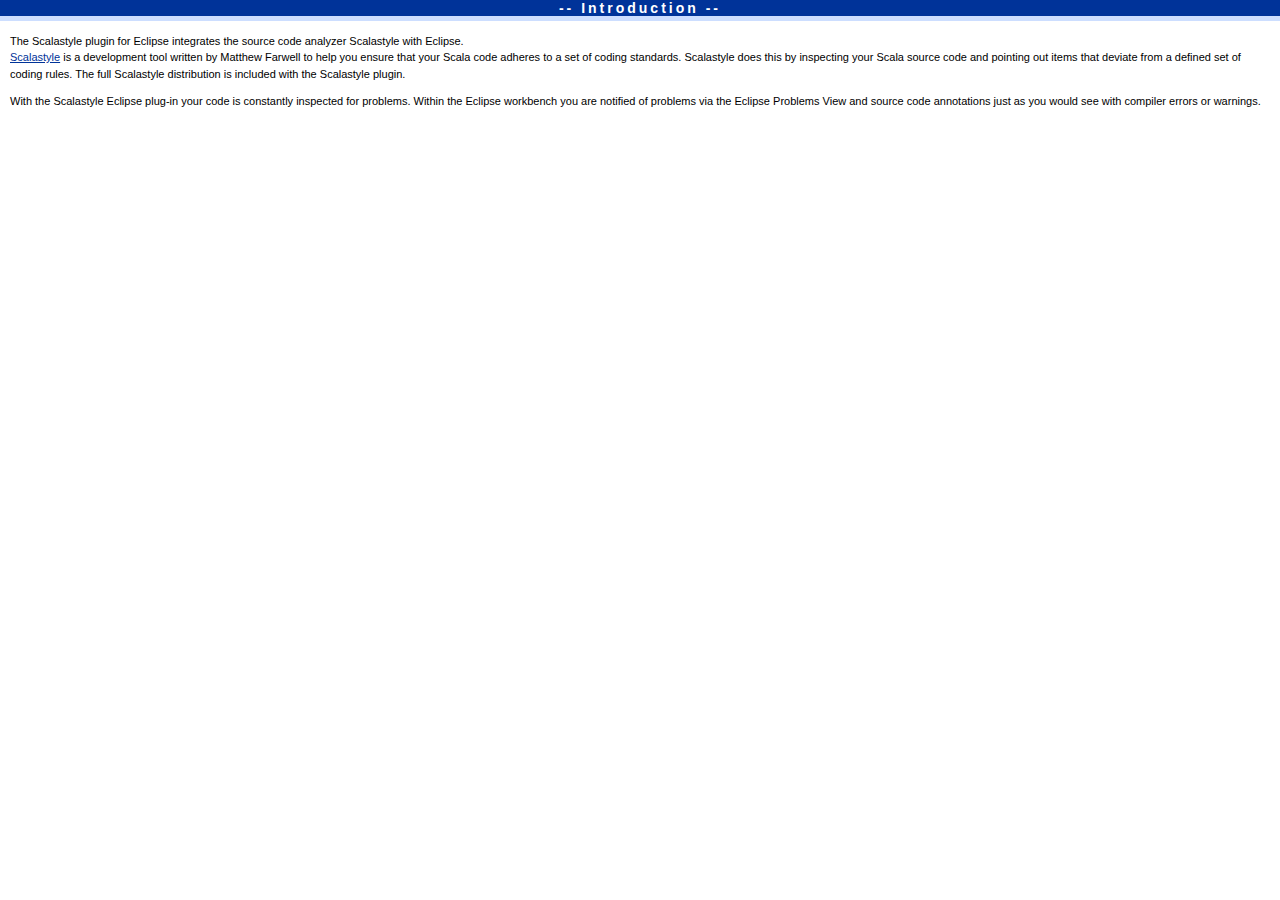
<file: org.scalastyle.scalastyleplugin.core/doc/index.html>
<?xml version="1.0" encoding="UTF-8"?>

<!DOCTYPE html PUBLIC "-//W3C//DTD XHTML 1.1//EN" "xhtml11-flat.dtd">
<html xmlns="http://www.w3.org/1999/xhtml">
    <head>
        <meta http-equiv="CONTENT-TYPE" content="text/html; charset=UTF-8"/>
        <meta name="section" content="main"/>
        <link type="text/css" href="style.css" rel="stylesheet"/>
        <title>The Scalastyle plugin for Eclipse</title>
    </head>
    <body>
        <h2>-- Introduction --</h2>
        <p> The Scalastyle plugin for Eclipse integrates the source code analyzer Scalastyle with Eclipse.<br/>
            <a href="https://github.com/scalastyle/scalastyle">Scalastyle</a> is a development tool
            written by Matthew Farwell to help you ensure that your Scala code adheres to a set of coding
            standards. Scalastyle does this by inspecting your Scala source code and pointing out
            items that deviate from a defined set of coding rules. The full Scalastyle distribution
            is included with the Scalastyle plugin.</p>
        <p>With the Scalastyle Eclipse plug-in your code is constantly inspected for problems.
            Within the Eclipse workbench you are notified of problems via the Eclipse Problems View
            and source code annotations just as you would see with compiler errors or warnings.</p>
    </body>
</html>
</file>
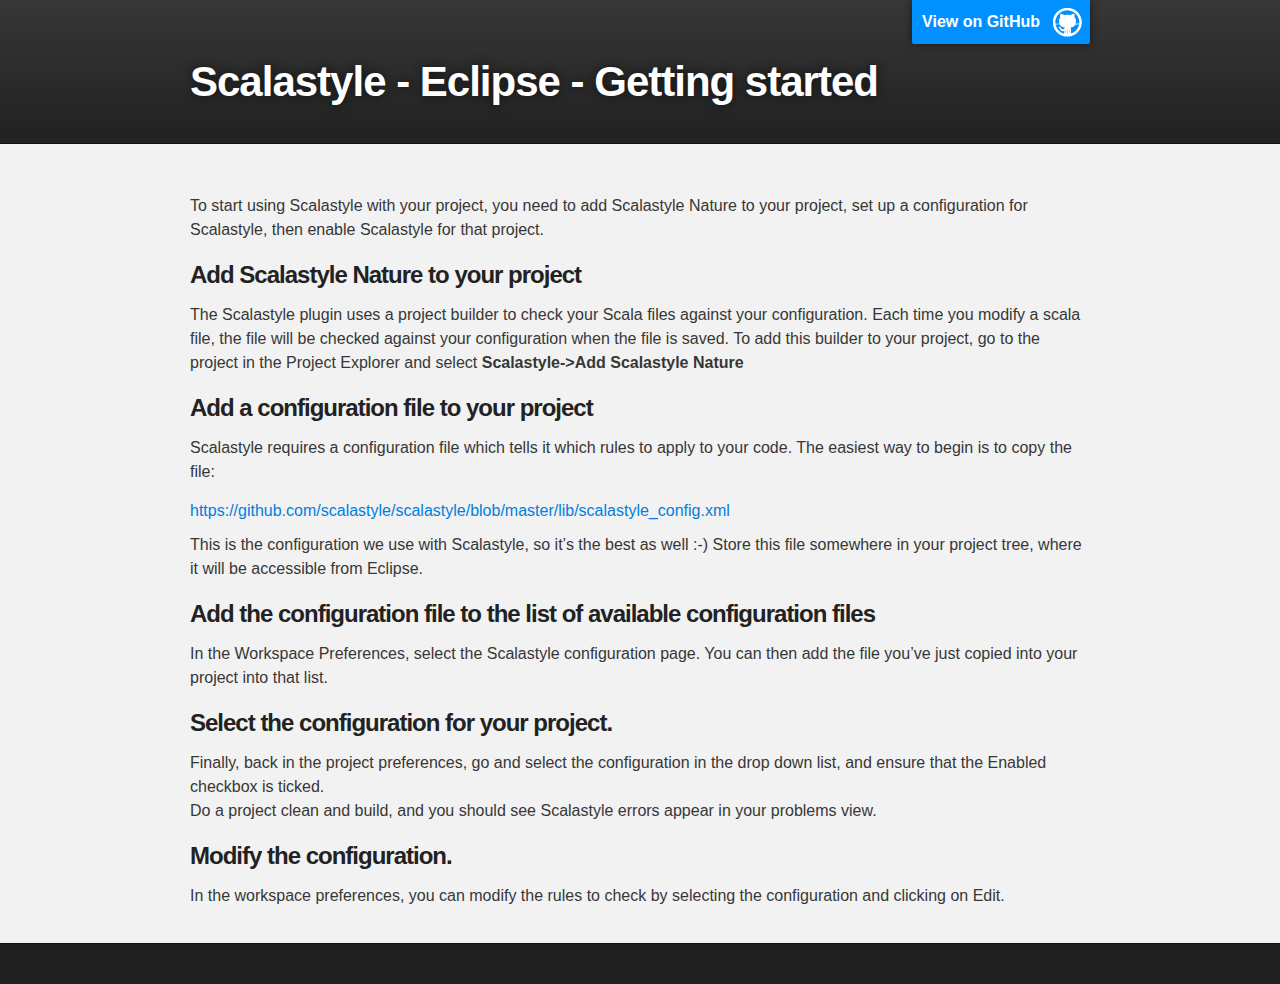
<file: org.scalastyle.scalastyleplugin.core/doc/eclipse-getting_started.html>
<!DOCTYPE html>
<html>

  <head>
    <meta charset='utf-8' />
    <meta http-equiv="X-UA-Compatible" content="chrome=1" />
    <meta name="description" content="Scalastyle - Eclipse - Getting started" />
    <link rel="stylesheet" type="text/css" media="screen" href="stylesheets/stylesheet.css">

    <title>Scalastyle - Eclipse - Getting started</title>
  </head>

  <body>

    <!-- HEADER -->
    <div id="header_wrap" class="outer">
        <header class="inner">
          <a id="forkme_banner" href="https://github.com/scalastyle">View on GitHub</a>

          <h1 id="project_title">Scalastyle - Eclipse - Getting started</h1>

        </header>
    </div>

    <!-- MAIN CONTENT -->
    <div id="main_content_wrap" class="outer">
      <section id="main_content" class="inner">
	<p>To start using Scalastyle with your project, you need to add Scalastyle Nature to your project, set up a configuration for Scalastyle, then enable Scalastyle for that project.</p>

<h3 id='add_scalastyle_nature_to_your_project'>Add Scalastyle Nature to your project</h3>

<p>The Scalastyle plugin uses a project builder to check your Scala files against your configuration. Each time you modify a scala file, the file will be checked against your configuration when the file is saved. To add this builder to your project, go to the project in the Project Explorer and select <strong>Scalastyle-&gt;Add Scalastyle Nature</strong></p>

<h3 id='add_a_configuration_file_to_your_project'>Add a configuration file to your project</h3>

<p>Scalastyle requires a configuration file which tells it which rules to apply to your code. The easiest way to begin is to copy the file:</p>
<a href='https://github.com/scalastyle/scalastyle/blob/master/lib/scalastyle_config.xml'>https://github.com/scalastyle/scalastyle/blob/master/lib/scalastyle_config.xml</a>
<p>This is the configuration we use with Scalastyle, so it&#8217;s the best as well :-) Store this file somewhere in your project tree, where it will be accessible from Eclipse.</p>

<h3 id='add_the_configuration_file_to_the_list_of_available_configuration_files'>Add the configuration file to the list of available configuration files</h3>

<p>In the Workspace Preferences, select the Scalastyle configuration page. You can then add the file you&#8217;ve just copied into your project into that list.</p>

<h3 id='select_the_configuration_for_your_project'>Select the configuration for your project.</h3>

<p>Finally, back in the project preferences, go and select the configuration in the drop down list, and ensure that the Enabled checkbox is ticked. <br />Do a project clean and build, and you should see Scalastyle errors appear in your problems view.</p>

<h3 id='modify_the_configuration'>Modify the configuration.</h3>

<p>In the workspace preferences, you can modify the rules to check by selecting the configuration and clicking on Edit.</p>
      </section>
    </div>

    <!-- FOOTER  -->
    <div id="footer_wrap" class="outer">
      <footer class="inner">
      </footer>
    </div>
  </body>
</html>
</file>
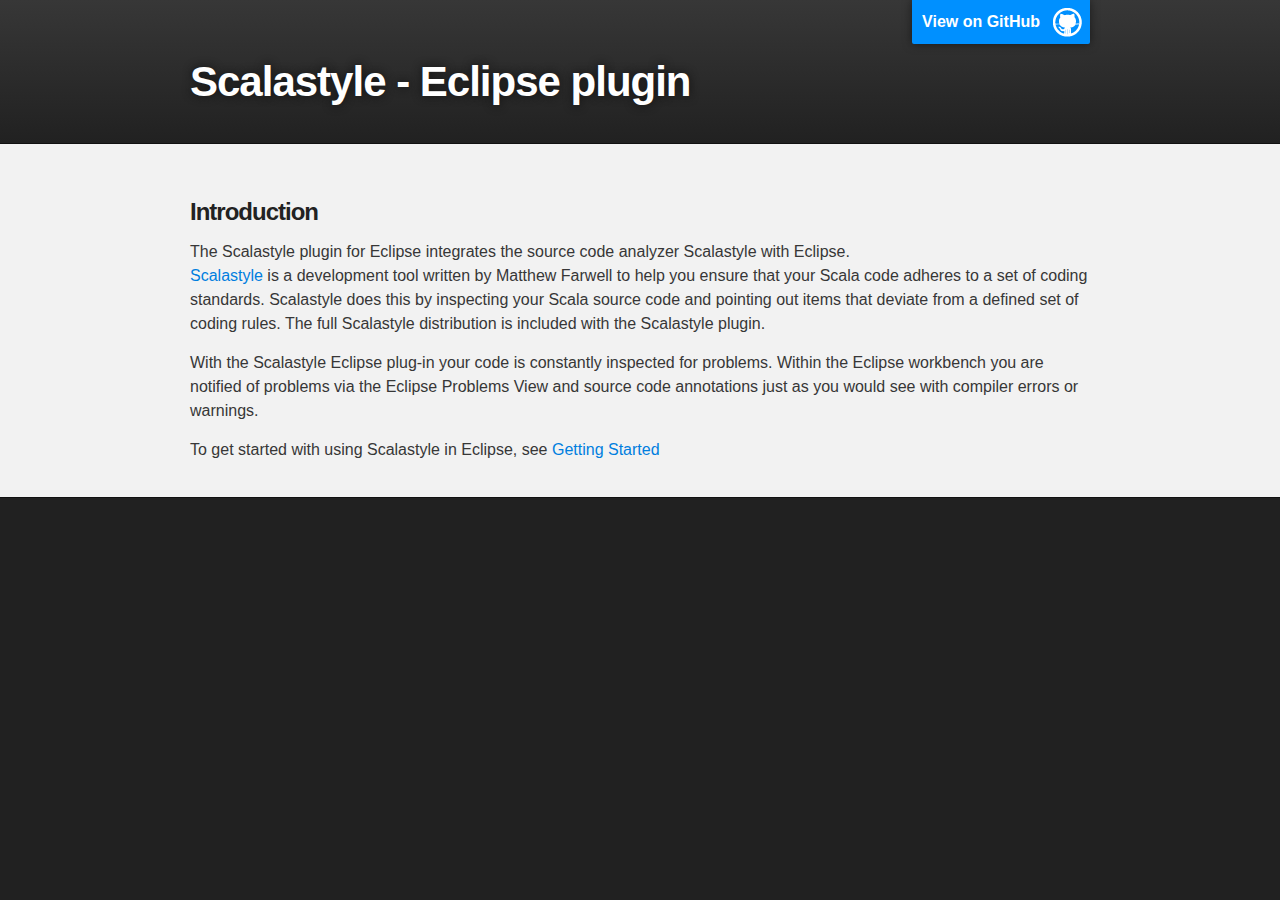
<file: org.scalastyle.scalastyleplugin.core/doc/eclipse-index.html>
<!DOCTYPE html>
<html>

  <head>
    <meta charset='utf-8' />
    <meta http-equiv="X-UA-Compatible" content="chrome=1" />
    <meta name="description" content="Scalastyle - Eclipse plugin" />
    <link rel="stylesheet" type="text/css" media="screen" href="stylesheets/stylesheet.css">

    <title>Scalastyle - Eclipse plugin</title>
  </head>

  <body>

    <!-- HEADER -->
    <div id="header_wrap" class="outer">
        <header class="inner">
          <a id="forkme_banner" href="https://github.com/scalastyle">View on GitHub</a>

          <h1 id="project_title">Scalastyle - Eclipse plugin</h1>

        </header>
    </div>

    <!-- MAIN CONTENT -->
    <div id="main_content_wrap" class="outer">
      <section id="main_content" class="inner">
	<h3 id='introduction'>Introduction</h3>

<p>The Scalastyle plugin for Eclipse integrates the source code analyzer Scalastyle with Eclipse. <br /> <a href='http://www.scalastyle.org'>Scalastyle</a> is a development tool written by Matthew Farwell to help you ensure that your Scala code adheres to a set of coding standards. Scalastyle does this by inspecting your Scala source code and pointing out items that deviate from a defined set of coding rules. The full Scalastyle distribution is included with the Scalastyle plugin.</p>

<p>With the Scalastyle Eclipse plug-in your code is constantly inspected for problems. Within the Eclipse workbench you are notified of problems via the Eclipse Problems View and source code annotations just as you would see with compiler errors or warnings.</p>

<p>To get started with using Scalastyle in Eclipse, see <a href='eclipse-getting_started.html'>Getting Started</a></p>
      </section>
    </div>

    <!-- FOOTER  -->
    <div id="footer_wrap" class="outer">
      <footer class="inner">
      </footer>
    </div>
  </body>
</html>
</file>
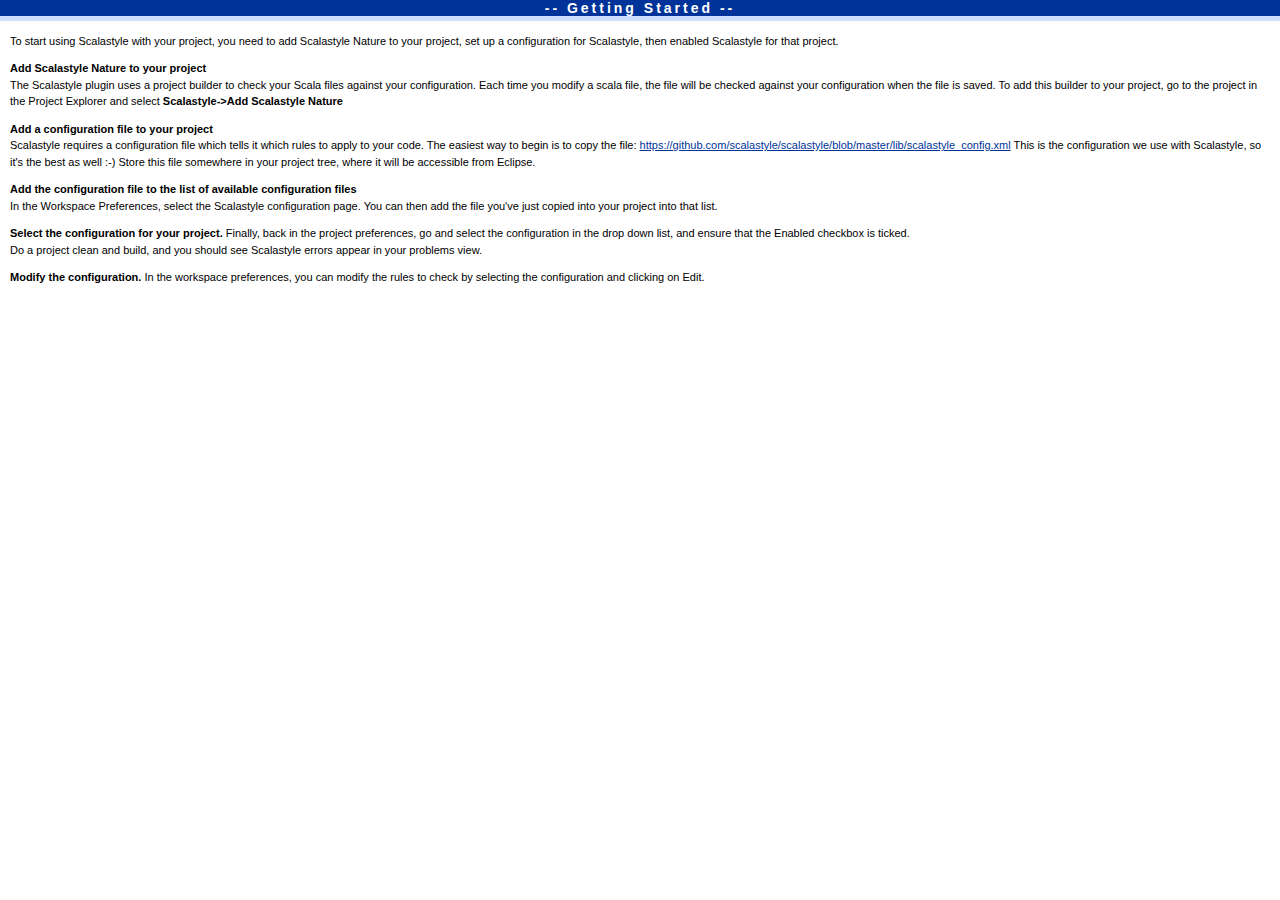
<file: org.scalastyle.scalastyleplugin.core/doc/getting_started.html>
<?xml version="1.0" encoding="UTF-8"?>

<!DOCTYPE html PUBLIC "-//W3C//DTD XHTML 1.1//EN" "xhtml11-flat.dtd">
<html xmlns="http://www.w3.org/1999/xhtml">
    <head>
        <meta http-equiv="CONTENT-TYPE" content="text/html; charset=UTF-8"/>
        <meta name="section" content="docs-basic"/>
        <link type="text/css" href="style.css" rel="stylesheet"/>
        <title>Getting Started</title>
    </head>
    <body>
        <h2>-- Getting Started --</h2>
        <p>To start using Scalastyle with your project, you need to add Scalastyle Nature to your project, set up a configuration for Scalastyle,
		then enabled Scalastyle for that project.</p>
        <p><b>Add Scalastyle Nature to your project<br/>
            </b>The Scalastyle plugin uses a project builder to check your Scala files against your configuration.
			Each time you modify a scala file, the file will be checked against your configuration when the file is saved.
			To add this builder to your project, go to the project in the Project Explorer and select <b>Scalastyle->Add Scalastyle Nature</b>
			</p>
        <p><b>Add a configuration file to your project<br/>
            </b>Scalastyle requires a configuration file which tells it which rules to apply to your code. The easiest way to begin is to copy the file:
			
			<a href="https://github.com/scalastyle/scalastyle/blob/master/lib/scalastyle_config.xml">https://github.com/scalastyle/scalastyle/blob/master/lib/scalastyle_config.xml</a>
			
			This is the configuration we use with Scalastyle, so it's the best as well :-) Store this file somewhere in your project tree, where it will be accessible from Eclipse.
			</p>
        <p><b>Add the configuration file to the list of available configuration files<br/>
            </b>In the Workspace Preferences, select the Scalastyle configuration page. You can then add the file you've just copied into your project into that list.
			</p>
        <p><b>Select the configuration for your project.</b>
		Finally, back in the project preferences, go and select the configuration in the drop down list, and ensure that the Enabled checkbox is ticked.
		<br/>Do a project clean and build, and you should see Scalastyle errors appear in your problems view.
			</p>
        <p><b>Modify the configuration.</b>
		In the workspace preferences, you can modify the rules to check by selecting the configuration and clicking on Edit.</p>
    </body>
</html>
</file>
<file: org.scalastyle.scalastyleplugin.core/doc/style.css>
/* Page styles */
html {
	height: 100%;
	width: 100%;
}

body {
	border: 0px;
	margin: 0px;
	padding: 0px;
	height: 100%;
	width: 100%;
	color: #000000;
	background-color: #ffffff;
	font-family: verdana, "trebuchet MS", helvetica, sans-serif;
}

/* Header styles */
h2{
	color: #FFFFFF;
	background-color: #003399;
	text-align: center;
	font-size: 14px;
	margin-top: 0px;
	border-bottom: 5px solid #cddeff;
	letter-spacing: 3px;
}

h3 {
	font-size: 12px;
	margin-left: 10px;
	text-decoration: none;
	color: #000000;
	background-color: #ffffff;
}

h4 {
	font-size: 11px;
	margin-left: 10px;
}


/* Text block styles */
p {
	margin-left: 10px;
	margin-right: 10px;
	line-height: 1.5;
	font-size: 11px;
}

table, ul, ol {
	line-height: 1.5;
	font-size: 11px;
}

pre{
	margin-left: 10px;
	margin-right: 10px;
	font-family: "Courier New", Courier, monospace;
	font-size: 12px;
}

/* Styles for simple links */
a, a:hover {
	color:#003399;
	background-color: #FFFFFF;
	text-decoration: underline;
}

a:hover {
	color: #6699ff;
}

img{
	text-align:left;
	border:0px;
}

.imagelink, .imagelink:hover {
	text-decoration: none;
}


td{
	vertical-align: top;
}

.maintable{
	height: 100%;
	width: 100%;
	text-align: left;
	border: 0px;
}

.navsection {
	height: 100%;
	width: 230px;
	color: #003399;
	background-color: #cddeff;
	margin-top: -4px;
	text-align: left;
}

.navsection a {
	color:#003399;
	background-color: #cddeff;
}
.navsection a:hover {
	color: #6699ff;
	background-color: #cddeff;

}

.mainsection{
	width: 100%;
	height: 100%;
	border-left: 10px solid #cddeff;
	border-right: 10px solid #cddeff;
}

.header {
	border: 0px;
	width: 100%;
	color: #003399;
	background-color: #cddeff;
}
.header a {
	color:#003399;
	background-color: #cddeff;
}
.header a:hover {
	color: #6699ff;
	background-color: #cddeff;
}

.content {
	height: 100%; 
	border-left: 1px solid #003399;
	border-right: 1px solid #003399;
	padding-bottom:10px;
	color: #000000;
	background-color: #ffffff;
}

.footer, .footer a, .footer a:hover{
	color:#003399;
	background-color: #cddeff;
	text-decoration: none;
}

.copyright{
	color:#003399;
	background-color: #cddeff;
	font-family: "Courier New", Courier, monospace;
	font-size: 14px;
	vertical-align: middle;
	padding-left: 20px;
	border-top: 1px solid #003399;
	white-space: nowrap;
}

/* Styles used to color source code */
.code-lightblue, .code-blue, .code-green, .code-black, .code-purple {
	font-family: "Courier New", Courier, monospace;
	font-size: 14px;
	background-color: #FFFFFF;
}
.code-lightblue {
	color: #3f5fbf;
}
.code-blue{
	color: #000080;
}
.code-green{
	color: #008000;
}
.code-black{
	color: #000000;
}
.code-purple{
	color: #7f0055;
}

/* Styles for the navigational buttons */
.buttons {
	width: 230px;
	color: #000000;
	background-color: #FFFFFF; 
}

.buttons a, .buttons a:hover {
	color: #FFFFFF;
	background-color: #003399;
	padding: 2px 0px 2px 3px;
	display: block;
	border-left: 10px solid #6699FF;
	text-decoration: none;
	text-align: left;
	border-top: 1px solid #FFFFFF;
	font-size: 11px;
	white-space: nowrap;
}

.buttons a:hover {
	border-left: 10px solid #FFFFFF;
}

.buttons a img {
	margin-right: 3px;
}

.level2{
	text-indent: 0px;
}
.level2{
	text-indent: 20px;
}

.box {
	display: block;
	border: 1px solid #003399;
	margin-top: 5px;
	padding: 0px 3px 3px 3px;
	color: #000000;
	background-color: #FFFFFF;
}

.box h3{
	font-weight: bold;
	background-color: #003399;
	color: #FFFFFF;
	text-align: center;
	margin: 0px -3px 3px -3px;
	text-decoration:none;
	border-bottom: 3px solid #cddeff;
	font-size: 11px;
}

.box form{
	margin: 5px 0px 0px 0px;
}

.navsection-box {
	color: #000000;
	background-color: #cddeff; 
}

.donorcomment {
	font-family: verdana, arial, geneva, sans-serif; 
	font-size: 11px; 
	color: #000000;
	background-color: #FFFFFF; 
	font-style: italic; 
}

.releaselist {
	margin-top: 0px;
}

.releaselist a {
	white-space: nowrap;
}
</file>
<file: org.scalastyle.scalastyleplugin.core/doc/stylesheets/stylesheet.css>
/*******************************************************************************
Slate Theme for Github Pages
by Jason Costello, @jsncostello
*******************************************************************************/

@import url(pygment_trac.css);

/*******************************************************************************
MeyerWeb Reset
*******************************************************************************/

html, body, div, span, applet, object, iframe,
h1, h2, h3, h4, h5, h6, p, blockquote, pre,
a, abbr, acronym, address, big, cite, code,
del, dfn, em, img, ins, kbd, q, s, samp,
small, strike, strong, sub, sup, tt, var,
b, u, i, center,
dl, dt, dd, ol, ul, li,
fieldset, form, label, legend,
table, caption, tbody, tfoot, thead, tr, th, td,
article, aside, canvas, details, embed,
figure, figcaption, footer, header, hgroup,
menu, nav, output, ruby, section, summary,
time, mark, audio, video {
  margin: 0;
  padding: 0;
  border: 0;
  font: inherit;
  vertical-align: baseline;
}

/* HTML5 display-role reset for older browsers */
article, aside, details, figcaption, figure,
footer, header, hgroup, menu, nav, section {
  display: block;
}

ol, ul {
  list-style: none;
}

blockquote, q {
}

table {
  border-collapse: collapse;
  border-spacing: 0;
}

a:focus {
  outline: none;
}

/*******************************************************************************
Theme Styles
*******************************************************************************/

body {
  box-sizing: border-box;
  color:#373737;
  background: #212121;
  font-size: 16px;
  font-family: 'Myriad Pro', Calibri, Helvetica, Arial, sans-serif;
  line-height: 1.5;
  -webkit-font-smoothing: antialiased;
}

h1, h2, h3, h4, h5, h6 {
  margin: 10px 0;
  font-weight: 700;
  color:#222222;
  font-family: 'Lucida Grande', 'Calibri', Helvetica, Arial, sans-serif;
  letter-spacing: -1px;
}

h1 {
  font-size: 36px;
  font-weight: 700;
}

h2 {
  padding-bottom: 10px;
  font-size: 32px;
  background: url('../images/bg_hr.png') repeat-x bottom;
}

h3 {
  font-size: 24px;
}

h4 {
  font-size: 21px;
}

h5 {
  font-size: 18px;
}

h6 {
  font-size: 16px;
}

p {
  margin: 10px 0 15px 0;
}

footer p {
  color: #f2f2f2;
}

a {
  text-decoration: none;
  color: #007edf;
  text-shadow: none;

  transition: color 0.5s ease;
  transition: text-shadow 0.5s ease;
  -webkit-transition: color 0.5s ease;
  -webkit-transition: text-shadow 0.5s ease;
  -moz-transition: color 0.5s ease;
  -moz-transition: text-shadow 0.5s ease;
  -o-transition: color 0.5s ease;
  -o-transition: text-shadow 0.5s ease;
  -ms-transition: color 0.5s ease;
  -ms-transition: text-shadow 0.5s ease;
}

#main_content a:hover {
  color: #0069ba;
  text-shadow: #0090ff 0px 0px 2px;
}

footer a:hover {
  color: #43adff;
  text-shadow: #0090ff 0px 0px 2px;
}

em {
  font-style: italic;
}

strong {
  font-weight: bold;
}

img {
  position: relative;
  margin: 0 auto;
  max-width: 739px;
  padding: 5px;
  margin: 10px 0 10px 0;
  border: 1px solid #ebebeb;

  box-shadow: 0 0 5px #ebebeb;
  -webkit-box-shadow: 0 0 5px #ebebeb;
  -moz-box-shadow: 0 0 5px #ebebeb;
  -o-box-shadow: 0 0 5px #ebebeb;
  -ms-box-shadow: 0 0 5px #ebebeb;
}

pre, code {
  width: 100%;
  color: #222;
  background-color: #fff;

  font-family: Monaco, "Bitstream Vera Sans Mono", "Lucida Console", Terminal, monospace;
  font-size: 14px;

  border-radius: 2px;
  -moz-border-radius: 2px;
  -webkit-border-radius: 2px;



}

pre {
  width: 100%;
  padding: 10px;
  box-shadow: 0 0 10px rgba(0,0,0,.1);
  overflow: auto;
}

code {
  padding: 3px;
  margin: 0 3px;
  box-shadow: 0 0 10px rgba(0,0,0,.1);
}

pre code {
  display: block;
  box-shadow: none;
}

blockquote {
  color: #666;
  margin-bottom: 20px;
  padding: 0 0 0 20px;
  border-left: 3px solid #bbb;
}

ul, ol, dl {
  margin-bottom: 15px
}

ul li {
  list-style: inside;
  padding-left: 20px;
}

ol li {
  list-style: decimal inside;
  padding-left: 20px;
}

dl dt {
  font-weight: bold;
}

dl dd {
  padding-left: 20px;
  font-style: italic;
}

dl p {
  padding-left: 20px;
  font-style: italic;
}

hr {
  height: 1px;
  margin-bottom: 5px;
  border: none;
  background: url('../images/bg_hr.png') repeat-x center;
}

table {
  border: 1px solid #373737;
  margin-bottom: 20px;
  text-align: left;
 }

th {
  font-family: 'Lucida Grande', 'Helvetica Neue', Helvetica, Arial, sans-serif;
  padding: 10px;
  background: #373737;
  color: #fff;
 }

td {
  padding: 10px;
  border: 1px solid #373737;
 }

form {
  background: #f2f2f2;
  padding: 20px;
}

img {
  width: 100%;
  max-width: 100%;
}

/*******************************************************************************
Full-Width Styles
*******************************************************************************/

.outer {
  width: 100%;
}

.inner {
  position: relative;
  max-width: 900px;
  padding: 20px 10px;
  margin: 0 auto;
}

#forkme_banner {
  display: block;
  position: absolute;
  top:0;
  right: 10px;
  z-index: 10;
  padding: 10px 50px 10px 10px;
  color: #fff;
  background: url('../images/blacktocat.png') #0090ff no-repeat 95% 50%;
  font-weight: 700;
  box-shadow: 0 0 10px rgba(0,0,0,.5);
  border-bottom-left-radius: 2px;
  border-bottom-right-radius: 2px;
}

#header_wrap {
  background: #212121;
  background: -moz-linear-gradient(top, #373737, #212121);
  background: -webkit-linear-gradient(top, #373737, #212121);
  background: -ms-linear-gradient(top, #373737, #212121);
  background: -o-linear-gradient(top, #373737, #212121);
  background: linear-gradient(top, #373737, #212121);
}

#header_wrap .inner {
  padding: 50px 10px 30px 10px;
}

#project_title {
  margin: 0;
  color: #fff;
  font-size: 42px;
  font-weight: 700;
  text-shadow: #111 0px 0px 10px;
}

#project_tagline {
  color: #fff;
  font-size: 24px;
  font-weight: 300;
  background: none;
  text-shadow: #111 0px 0px 10px;
}

#downloads {
  position: absolute;
  width: 210px;
  z-index: 10;
  bottom: -40px;
  right: 0;
  height: 70px;
  background: url('../images/icon_download.png') no-repeat 0% 90%;
}

.zip_download_link {
  display: block;
  float: right;
  width: 90px;
  height:70px;
  text-indent: -5000px;
  overflow: hidden;
  background: url(../images/sprite_download.png) no-repeat bottom left;
}

.tar_download_link {
  display: block;
  float: right;
  width: 90px;
  height:70px;
  text-indent: -5000px;
  overflow: hidden;
  background: url(../images/sprite_download.png) no-repeat bottom right;
  margin-left: 10px;
}

.zip_download_link:hover {
  background: url(../images/sprite_download.png) no-repeat top left;
}

.tar_download_link:hover {
  background: url(../images/sprite_download.png) no-repeat top right;
}

#main_content_wrap {
  background: #f2f2f2;
  border-top: 1px solid #111;
  border-bottom: 1px solid #111;
}

#main_content {
  padding-top: 40px;
}

#footer_wrap {
  background: #212121;
}



/*******************************************************************************
Small Device Styles
*******************************************************************************/

@media screen and (max-width: 480px) {
  body {
    font-size:14px;
  }

  #downloads {
    display: none;
  }

  .inner {
    min-width: 320px;
    max-width: 480px;
  }

  #project_title {
  font-size: 32px;
  }

  h1 {
    font-size: 28px;
  }

  h2 {
    font-size: 24px;
  }

  h3 {
    font-size: 21px;
  }

  h4 {
    font-size: 18px;
  }

  h5 {
    font-size: 14px;
  }

  h6 {
    font-size: 12px;
  }

  code, pre {
    min-width: 320px;
    max-width: 480px;
    font-size: 11px;
  }

}
</file>
